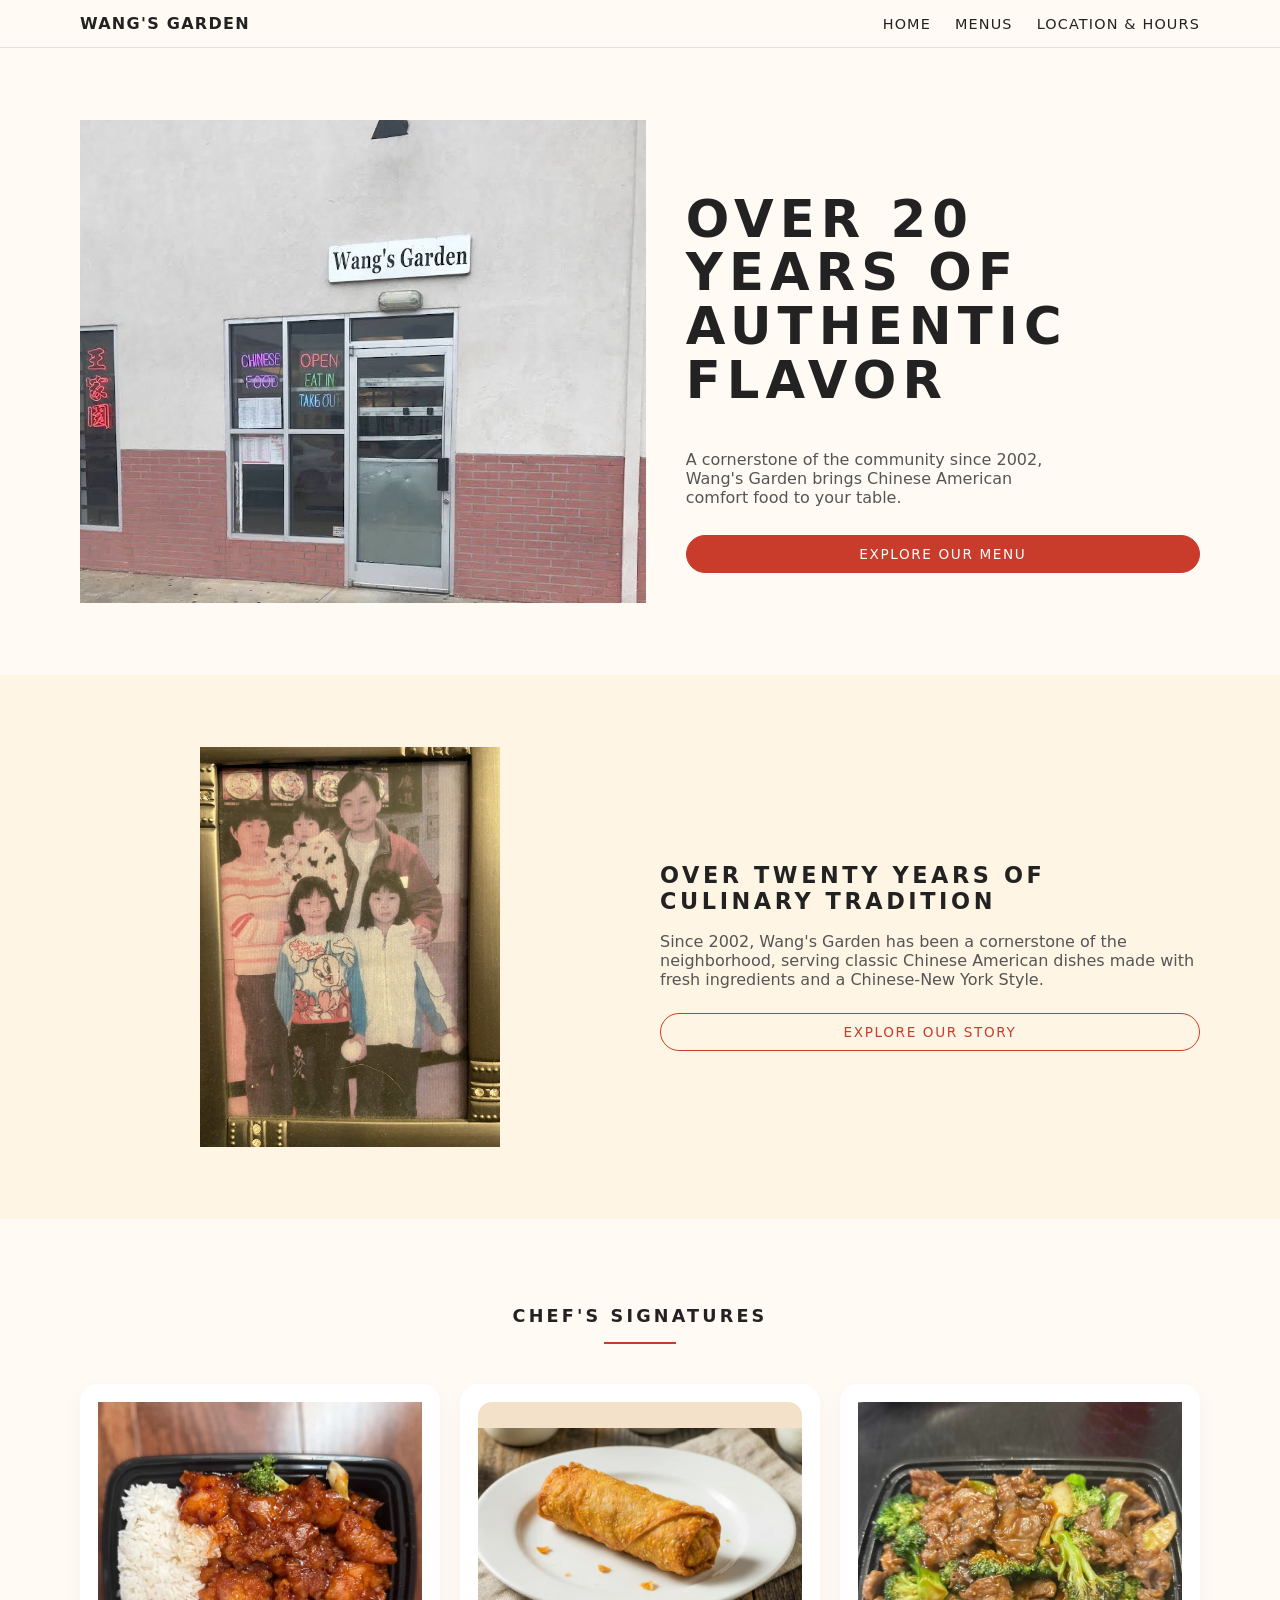
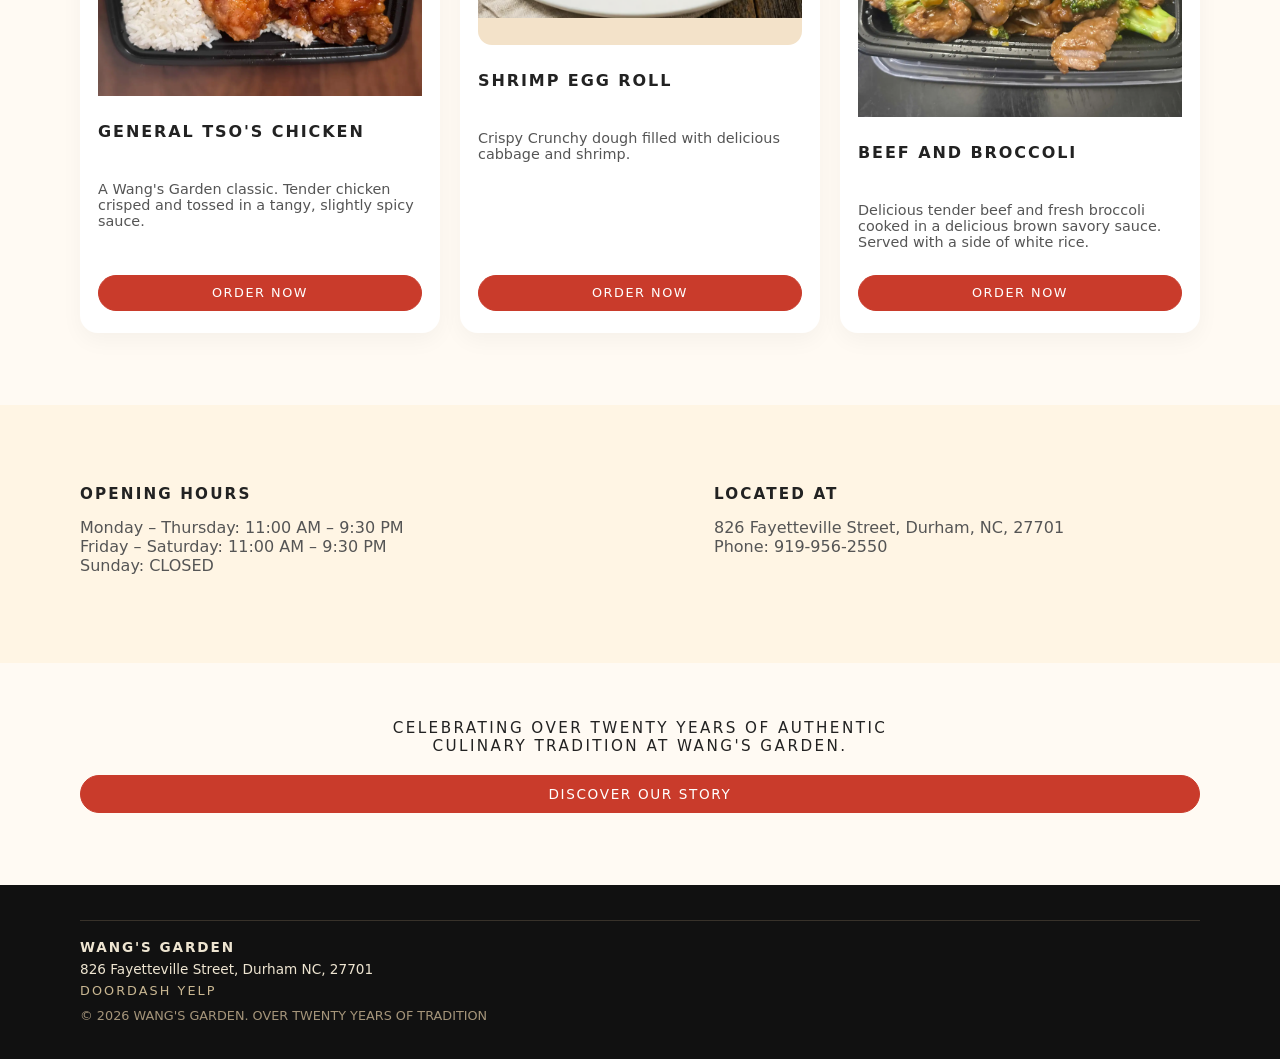
<file: index.html>
<!DOCTYPE html>
<html lang="en">
<head>
  <meta charset="UTF-8" />
  <meta name="keywords" content="Chinese food, Durham, American Chinese, local, Triangle area">
  <meta name="description" content="Local Chinese American Food in Durham, North Carolina">
  <meta name="viewport" content="width=device-width, initial-scale=1.0">
  <title>Wang's Garden - Chinese American Restaurant</title>
  <link rel="stylesheet" href="styles.css" />
</head>
<body>
  <div class="top-bar">
  <header class="site-header">
    <div class="container header-inner">
      <div class="logo">
        <a href="index.html">Wang's Garden</a>
      </div>
      <nav class="main-nav">
        <ul>
          <li><a href="index.html">Home</a></li>
          <li><a href="menu.html">Menus</a></li>
          <li><a href="https://www.yelp.com/biz/wangs-garden-durham">Location &amp; Hours</a></li>
        </ul>
      </nav>
    </div>
  </header>
  </div>

  <main id="home">
    <section class="biggen">
      <div class="container biggen-inner">
        <div class="biggen-image">
            <img src="storeFront.png" alt="Store Front">
        </div>
        <div class="biggen-content">
          <h1>OVER 20 YEARS OF<br>AUTHENTIC<br>FLAVOR</h1>
          <p>
            A cornerstone of the community since 2002, Wang's Garden brings
            Chinese American comfort food to your table.
          </p>
          <a href="menu.html" class="btn btn-primary">EXPLORE OUR MENU</a>
        </div>
      </div>
    </section>

    <section class="about" id="about">
      <div class="container about-inner">
        <div class="about-image">
          <img src="aboutimg.jpg" alt="storeFront">
        </div>
        <div class="about-content">
          <h2>OVER TWENTY YEARS OF CULINARY TRADITION</h2>
          <p>
            Since 2002, Wang's Garden has been a cornerstone of the neighborhood,
            serving classic Chinese American dishes made with fresh ingredients
            and a Chinese-New York Style.
          </p>
          <a href="about.html" class="btn btn-outline">EXPLORE OUR STORY</a>
        </div>
      </div>
    </section>

  
    <section class="featured" id="featured">
      <div class="container">
        <h2 class="section-title">CHEF'S SIGNATURES</h2>
        <div class="section-divider"></div>

        <div class="cards">
          <article class="card">
            <div class="card-image">
              <img src="genTso.png" alt="General Tso's Chicken">
            </div>
            <h3>GENERAL TSO'S CHICKEN</h3>
            <p>
              A Wang's Garden classic. Tender chicken crisped and tossed
              in a tangy, slightly spicy sauce.
            </p>
            <a href="menu.html" class="btn btn-primary btn-small">ORDER NOW</a>
          </article>

          <article class="card">
            <div class="card-image">
              <img src="eggRoll.png" alt="eggRoll">
            </div>
            <h3>Shrimp Egg Roll</h3>
            <p>
              Crispy Crunchy dough filled with delicious cabbage and shrimp.
            </p>
            <a href="menu.html" class="btn btn-primary btn-small">ORDER NOW</a>
          </article>

          <article class="card">
            <div class="card-image">
              <img src="beefBroc.png" alt="beef Brocoli">
            </div>
            <h3>Beef and Broccoli</h3>
            <p>
              Delicious tender beef and fresh broccoli cooked in a delicious brown savory sauce.  Served with a side of white rice.
            </p>
            <a href="menu.html" class="btn btn-primary btn-small">ORDER NOW</a>
          </article>
        </div>
      </div>
    </section>

    <section class="location-hours" id="location">
      <div class="container location-inner">
        <div class="hours">
          <h3>OPENING HOURS</h3>
          <p>
            Monday – Thursday: 11:00 AM – 9:30 PM<br>
            Friday – Saturday: 11:00 AM – 9:30 PM<br>
            Sunday: CLOSED
          </p>
        </div>
        <div class="location">
          <h3>LOCATED AT</h3>
          <p>
            826 Fayetteville Street, Durham, NC, 27701<br>
            Phone: 919-956-2550
          </p>
        </div>
      </div>
    </section>

    <section class="story-highlight" id="story">
      <div class="container story-inner">
        <p class="story-text">
          CELEBRATING OVER TWENTY YEARS OF AUTHENTIC CULINARY TRADITION AT WANG'S GARDEN.
        </p>
        <a href="about.html" class="btn btn-primary">DISCOVER OUR STORY</a>
      </div>
    </section>
  </main>

  <footer class="site-footer">
    <div class="container footer-inner">
      <div class="footer-top">
        <hr>
      </div>
      <div class="footer-main">
        <div class="footer-logo">Wang's Garden</div>
        <div class="footer-info">
          826 Fayetteville Street, Durham NC, 27701
        </div>
        <div class="footer-social">
          <a href = "https://www.doordash.com/store/35435636"> DOORDASH</a>
          <a href = "https://www.yelp.com/biz/wangs-garden-durham">YELP</a>
        </div>
      </div>
      <div class="footer-bottom">
        © 2026 WANG'S GARDEN. OVER TWENTY YEARS OF TRADITION
      </div>
    </div>
  </footer>
</body>
</html>
</file>
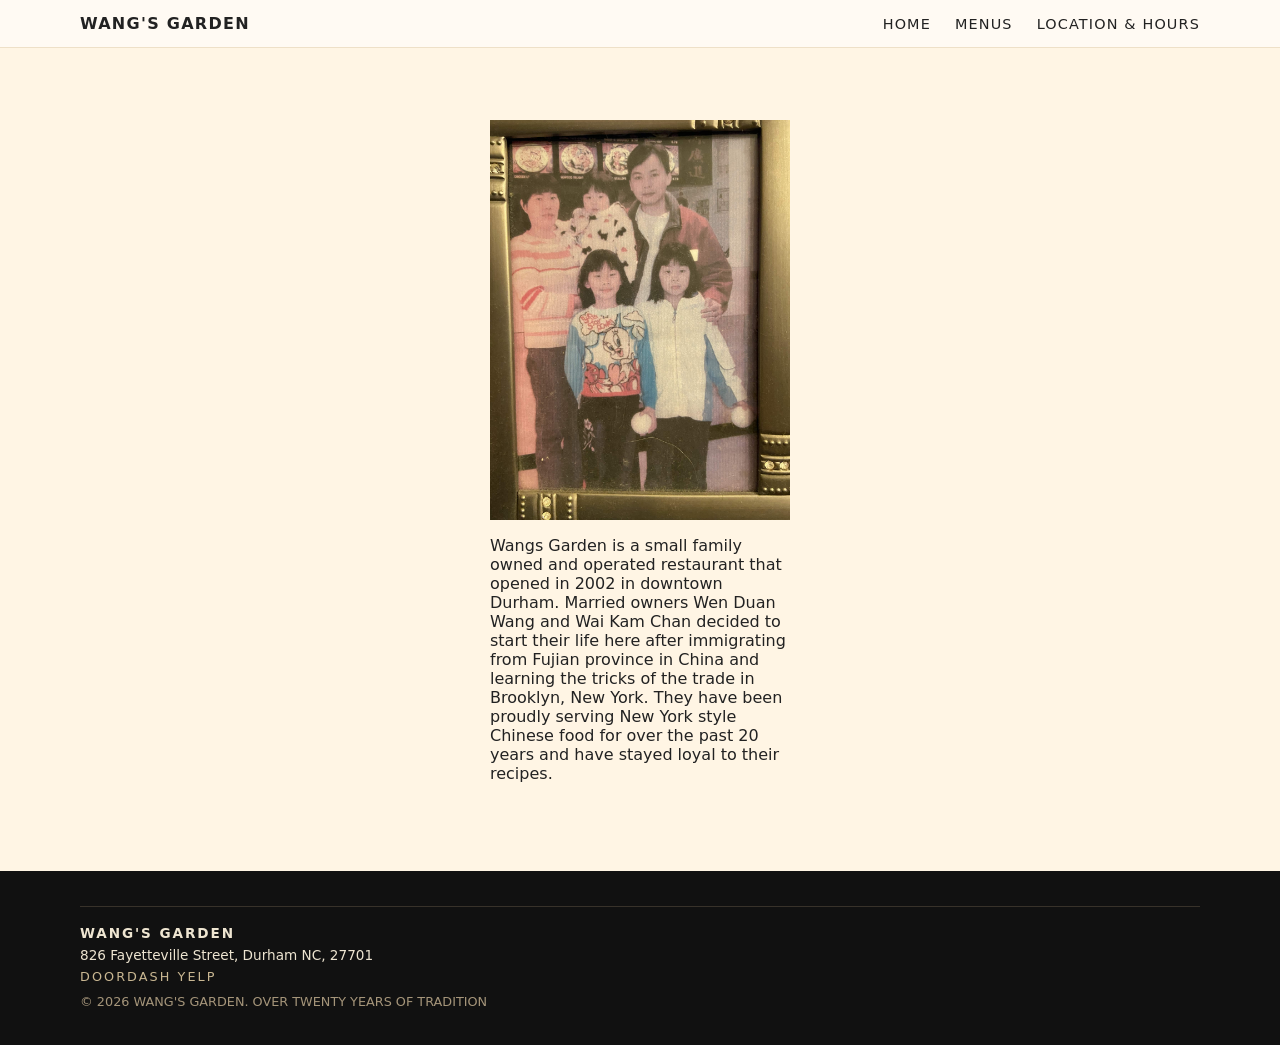
<file: about.html>
<!DOCTYPE html>
<html lang="en">
<head>
  <meta charset="UTF-8" />
  <meta name="viewport" content="width=device-width, initial-scale=1.0">
  <title>Wang's Garden – Chinese American Restaurant</title>
  <link rel="stylesheet" href="styles.css" />
</head>
<body>
  <div class="top-bar">
  <header class="site-header">
    <div class="container header-inner">
      <div class="logo">
        <a href="index.html">Wang's Garden</a>
      </div>
      <nav class="main-nav">
        <ul>
          <li><a href="index.html">Home</a></li>
          <li><a href="menu.html">Menus</a></li>
          <li><a href="https://www.yelp.com/biz/wangs-garden-durham">Location &amp; Hours</a></li>
        </ul>
      </nav>
    </div>
  </header>
  </div>


      <section class="about">
      <div class="about-image">
        <img src="aboutimg.jpg" alt="family" class="about-image">
          <p id = "aboutUS">Wangs Garden is a small family owned and operated restaurant that opened in 2002 in downtown Durham.  
        Married owners Wen Duan Wang and Wai Kam Chan decided to start their life here after immigrating from Fujian province
        in China and learning the tricks of the trade in Brooklyn, New York.  They have been proudly serving New York style Chinese
        food for over the past 20 years and have stayed loyal to their recipes.</p>
      </div>
      </section>
      <footer class="site-footer">
    <div class="container footer-inner">
      <div class="footer-top">
        <hr>
      </div>
      <div class="footer-main">
        <div class="footer-logo">Wang's Garden</div>
        <div class="footer-info">
          826 Fayetteville Street, Durham NC, 27701
        </div>
        <div class="footer-social">
          <a href = "https://www.doordash.com/store/35435636"> DOORDASH</a>
          <a href = "https://www.yelp.com/biz/wangs-garden-durham">YELP</a>
        </div>
      </div>
      <div class="footer-bottom">
        © 2026 WANG'S GARDEN. OVER TWENTY YEARS OF TRADITION
      </div>
    </div>
  </footer>
  </body>
  </html>
</file>
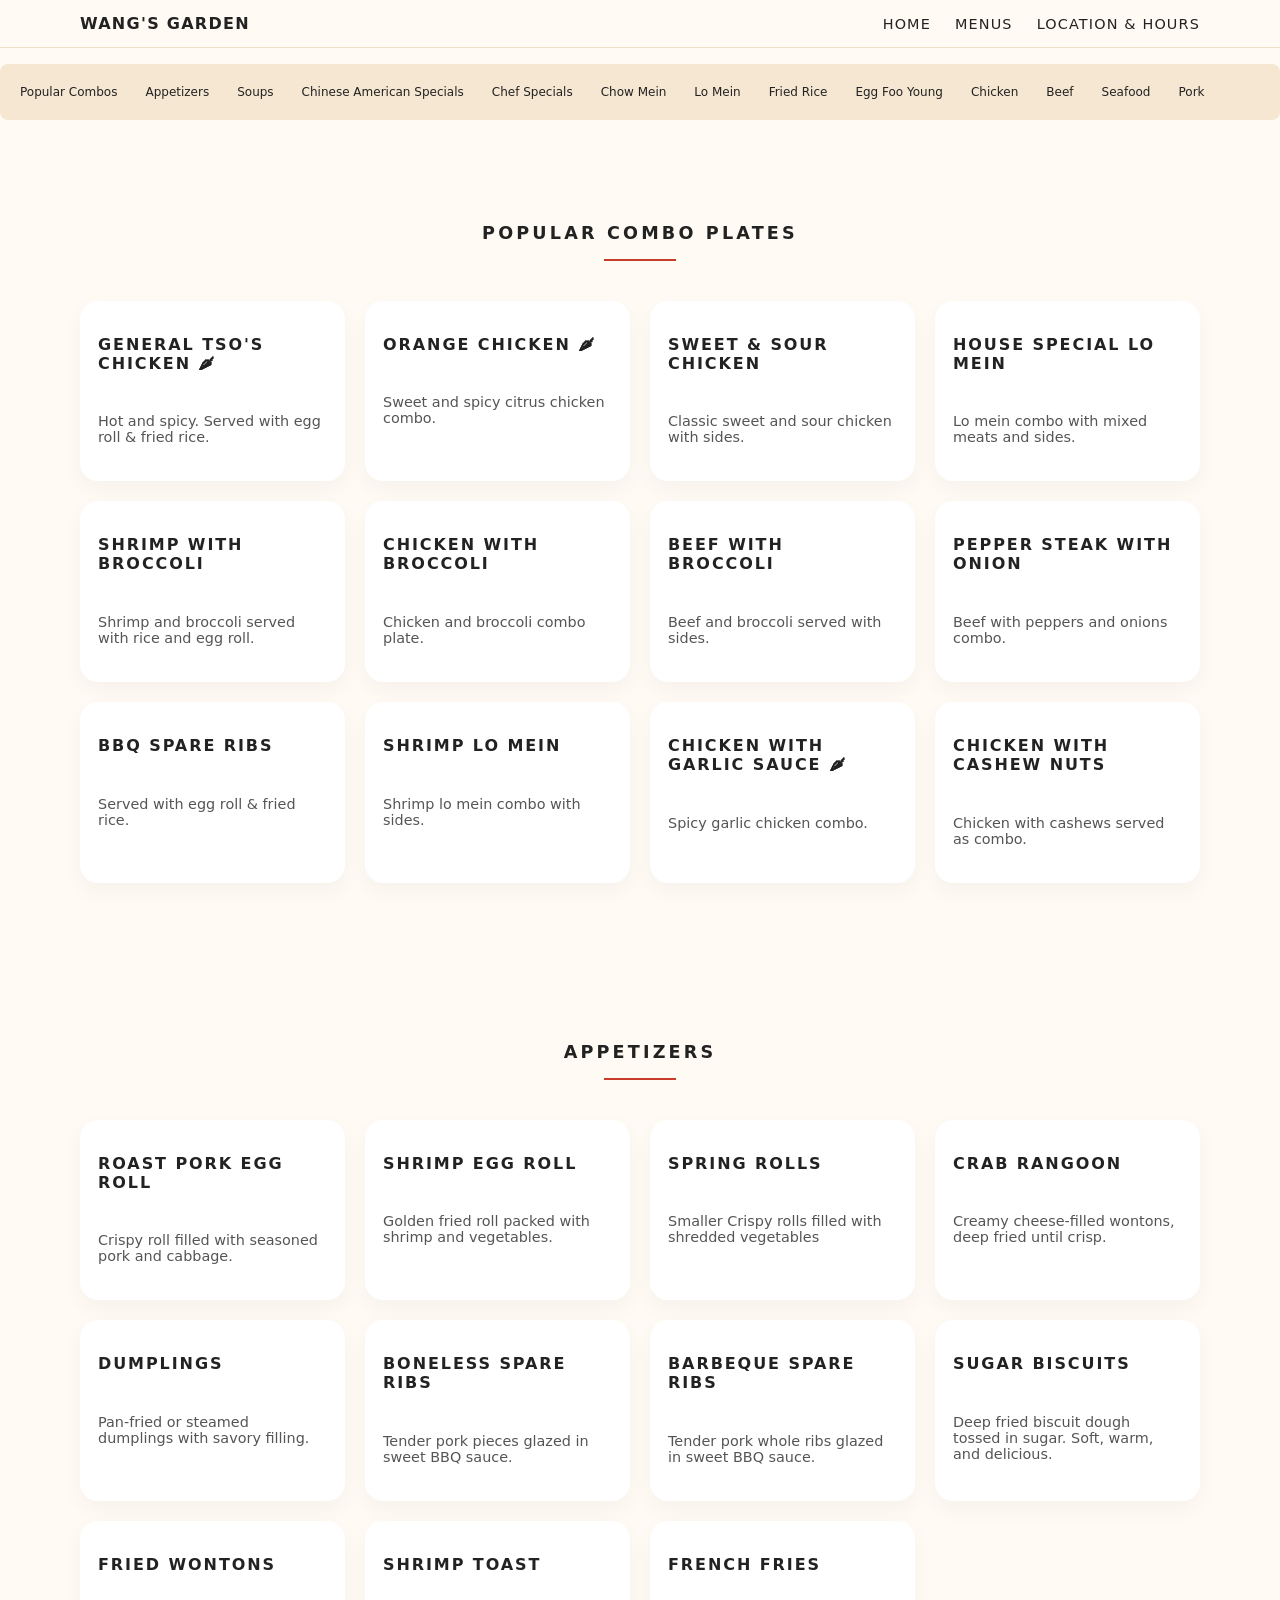
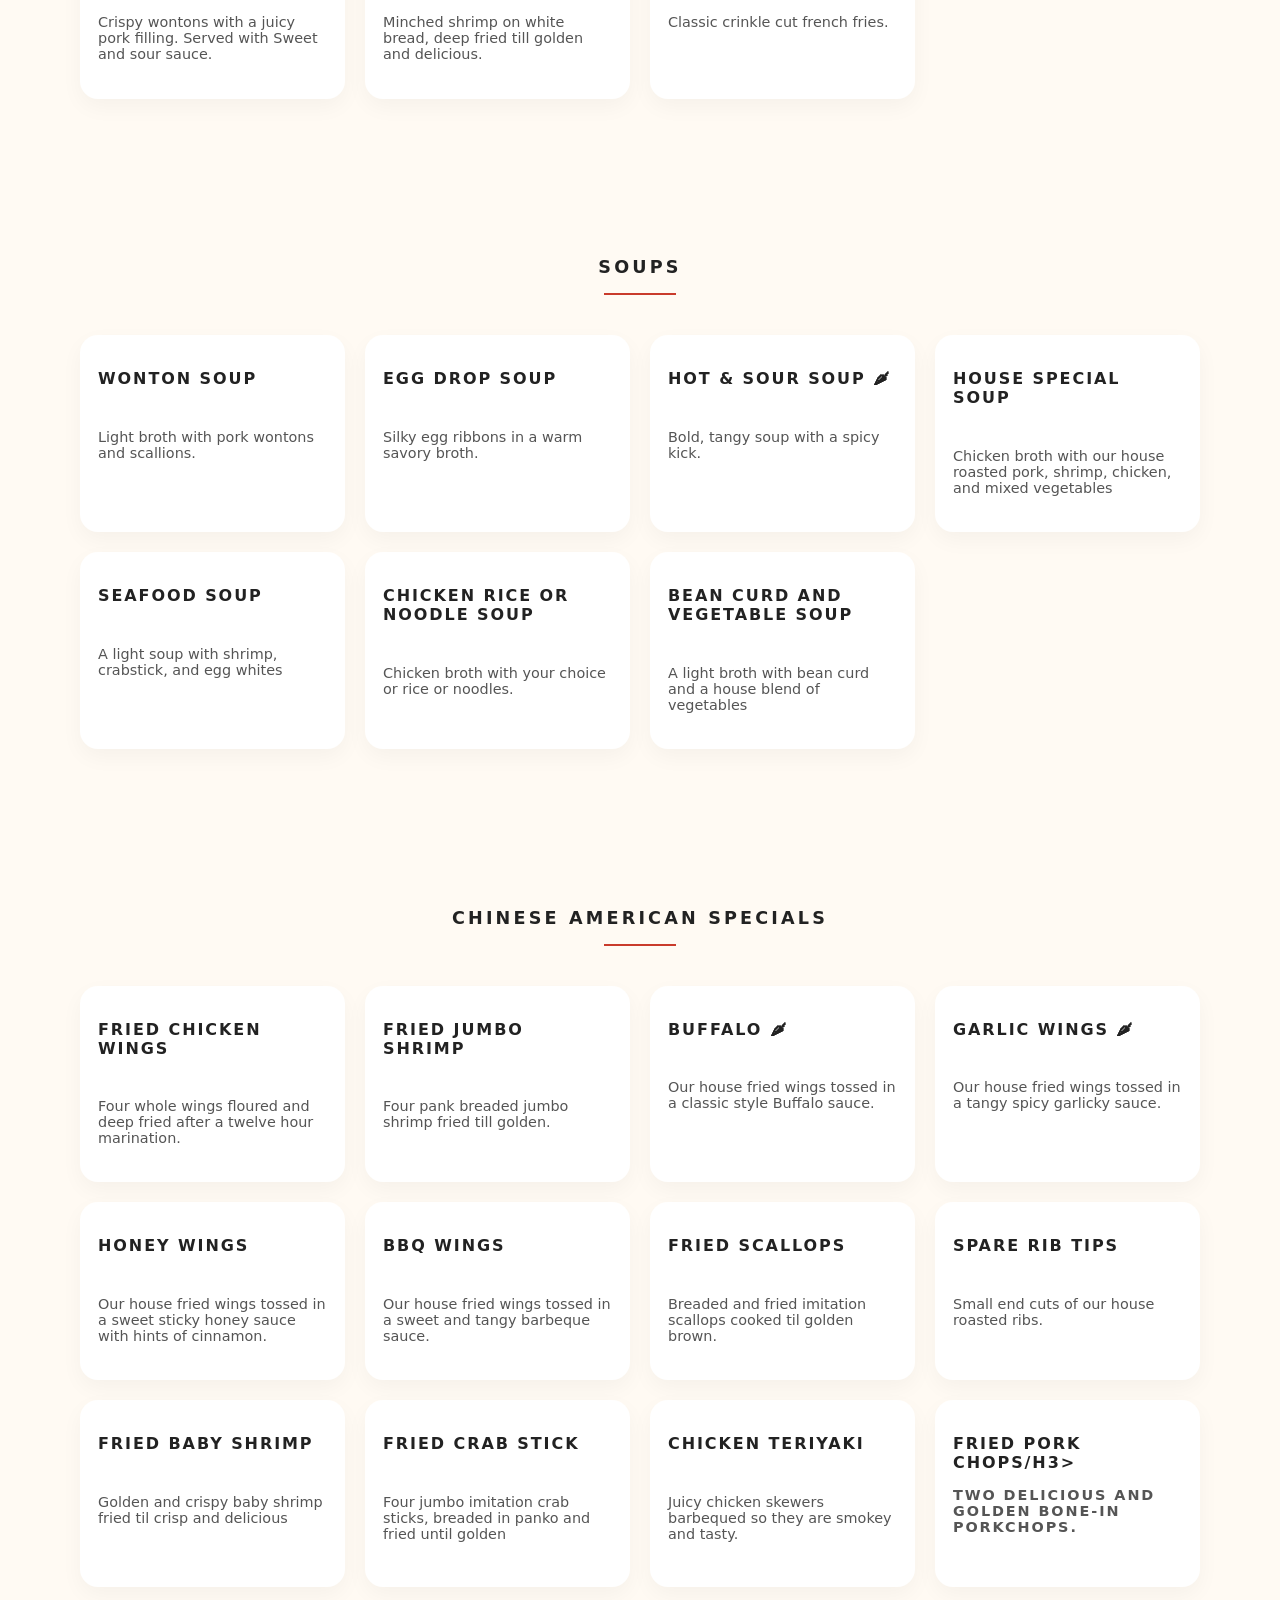
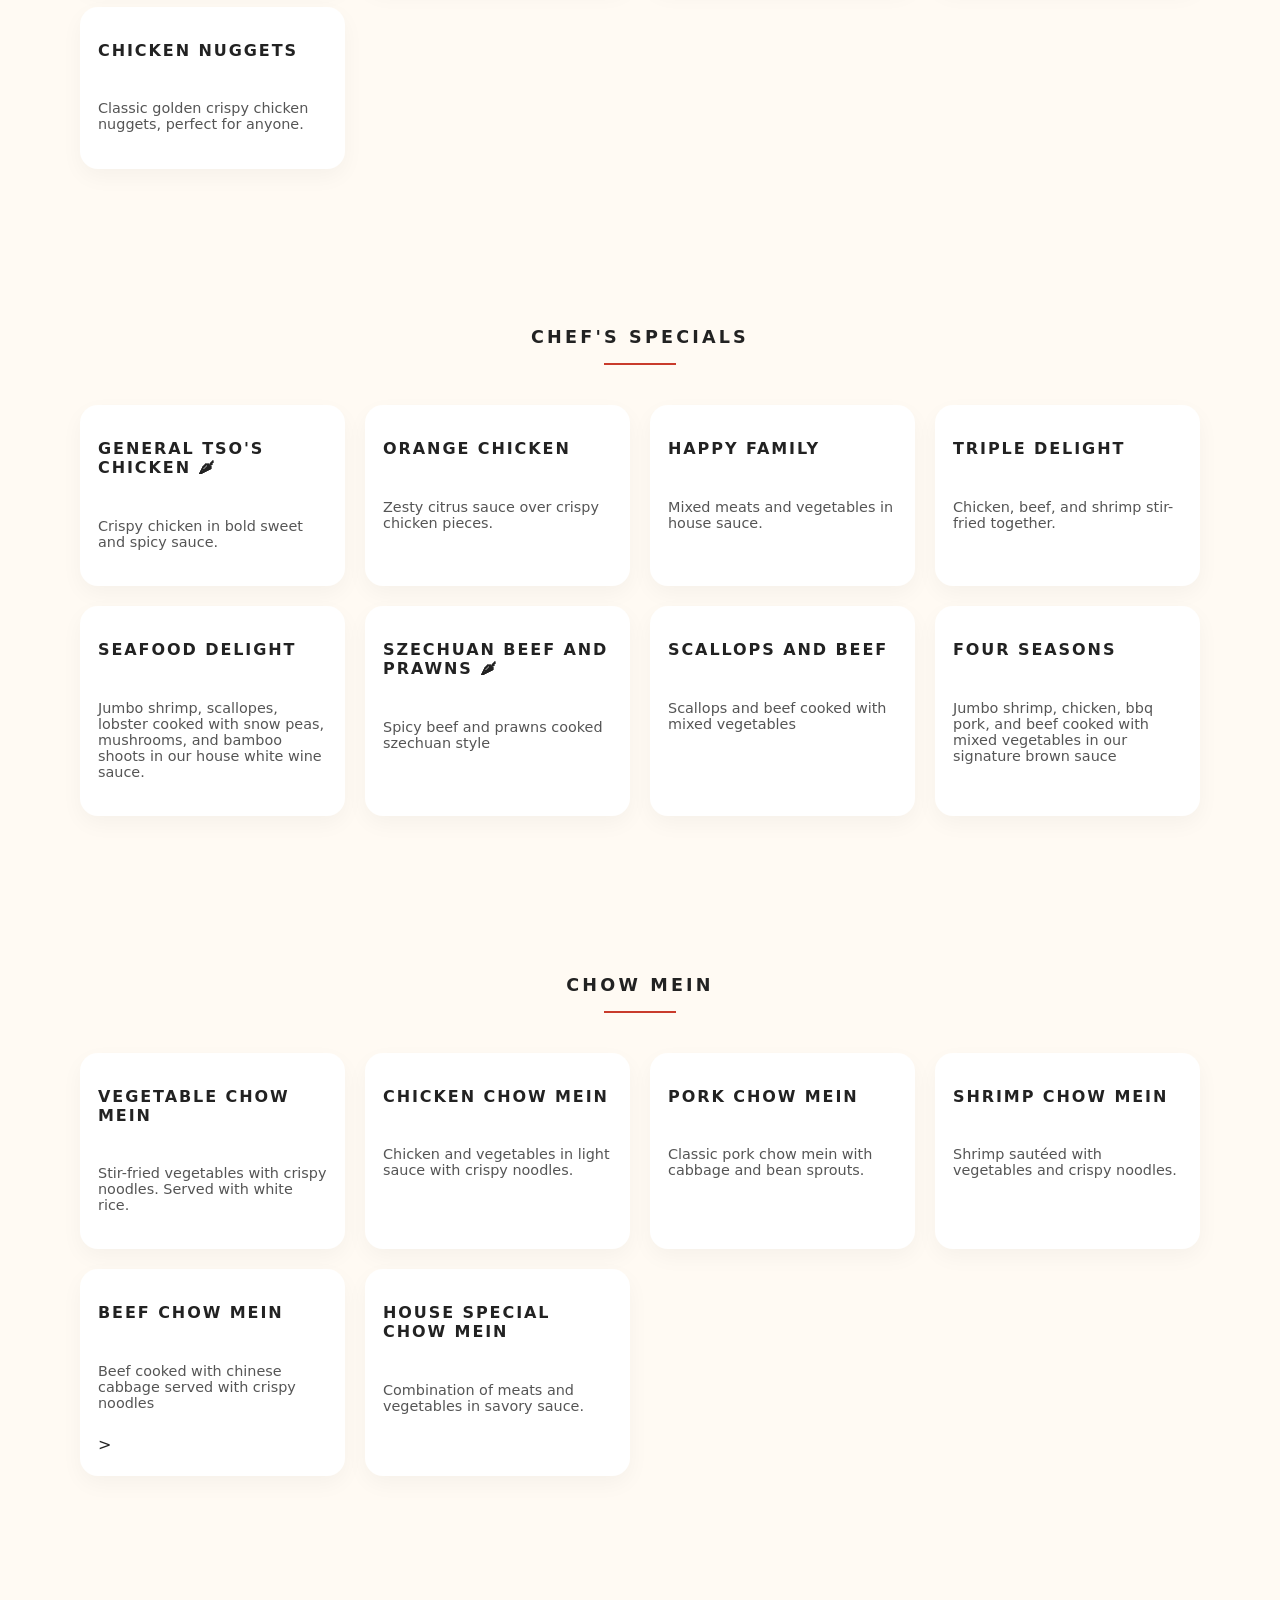
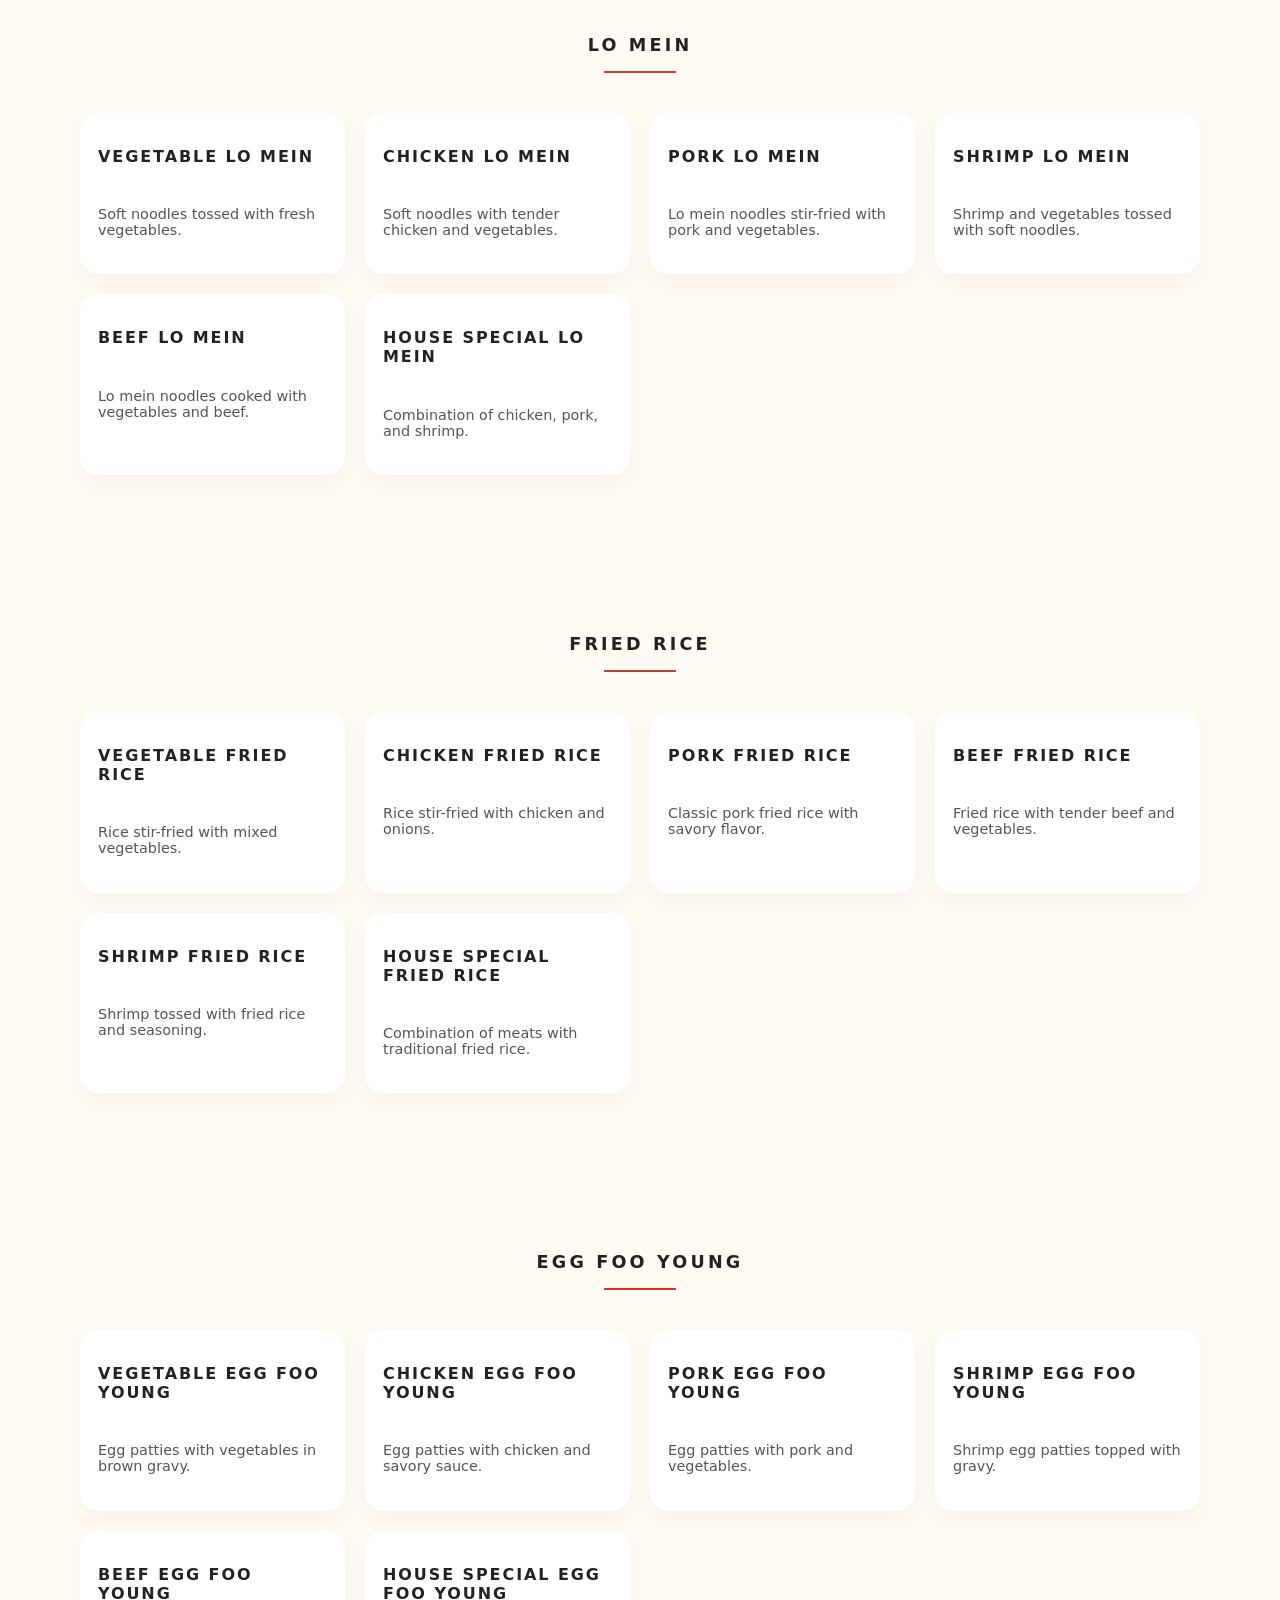
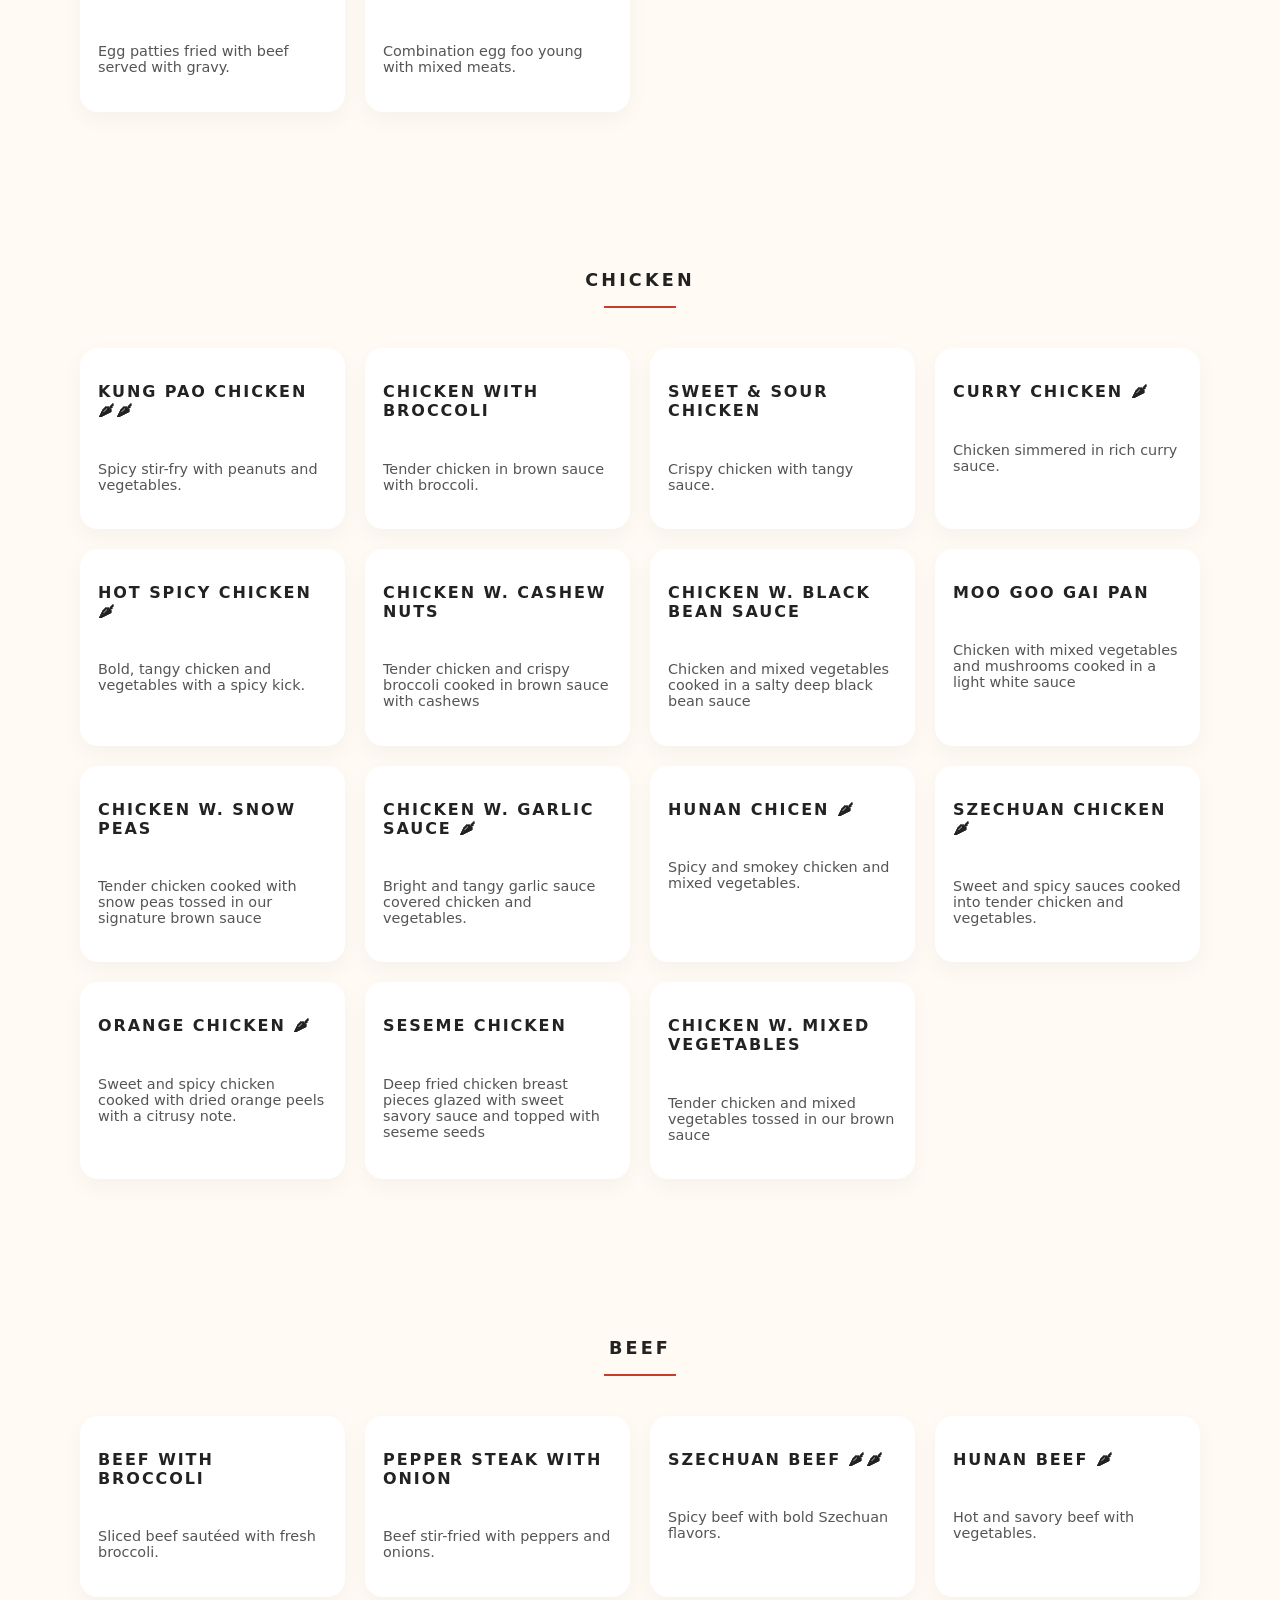
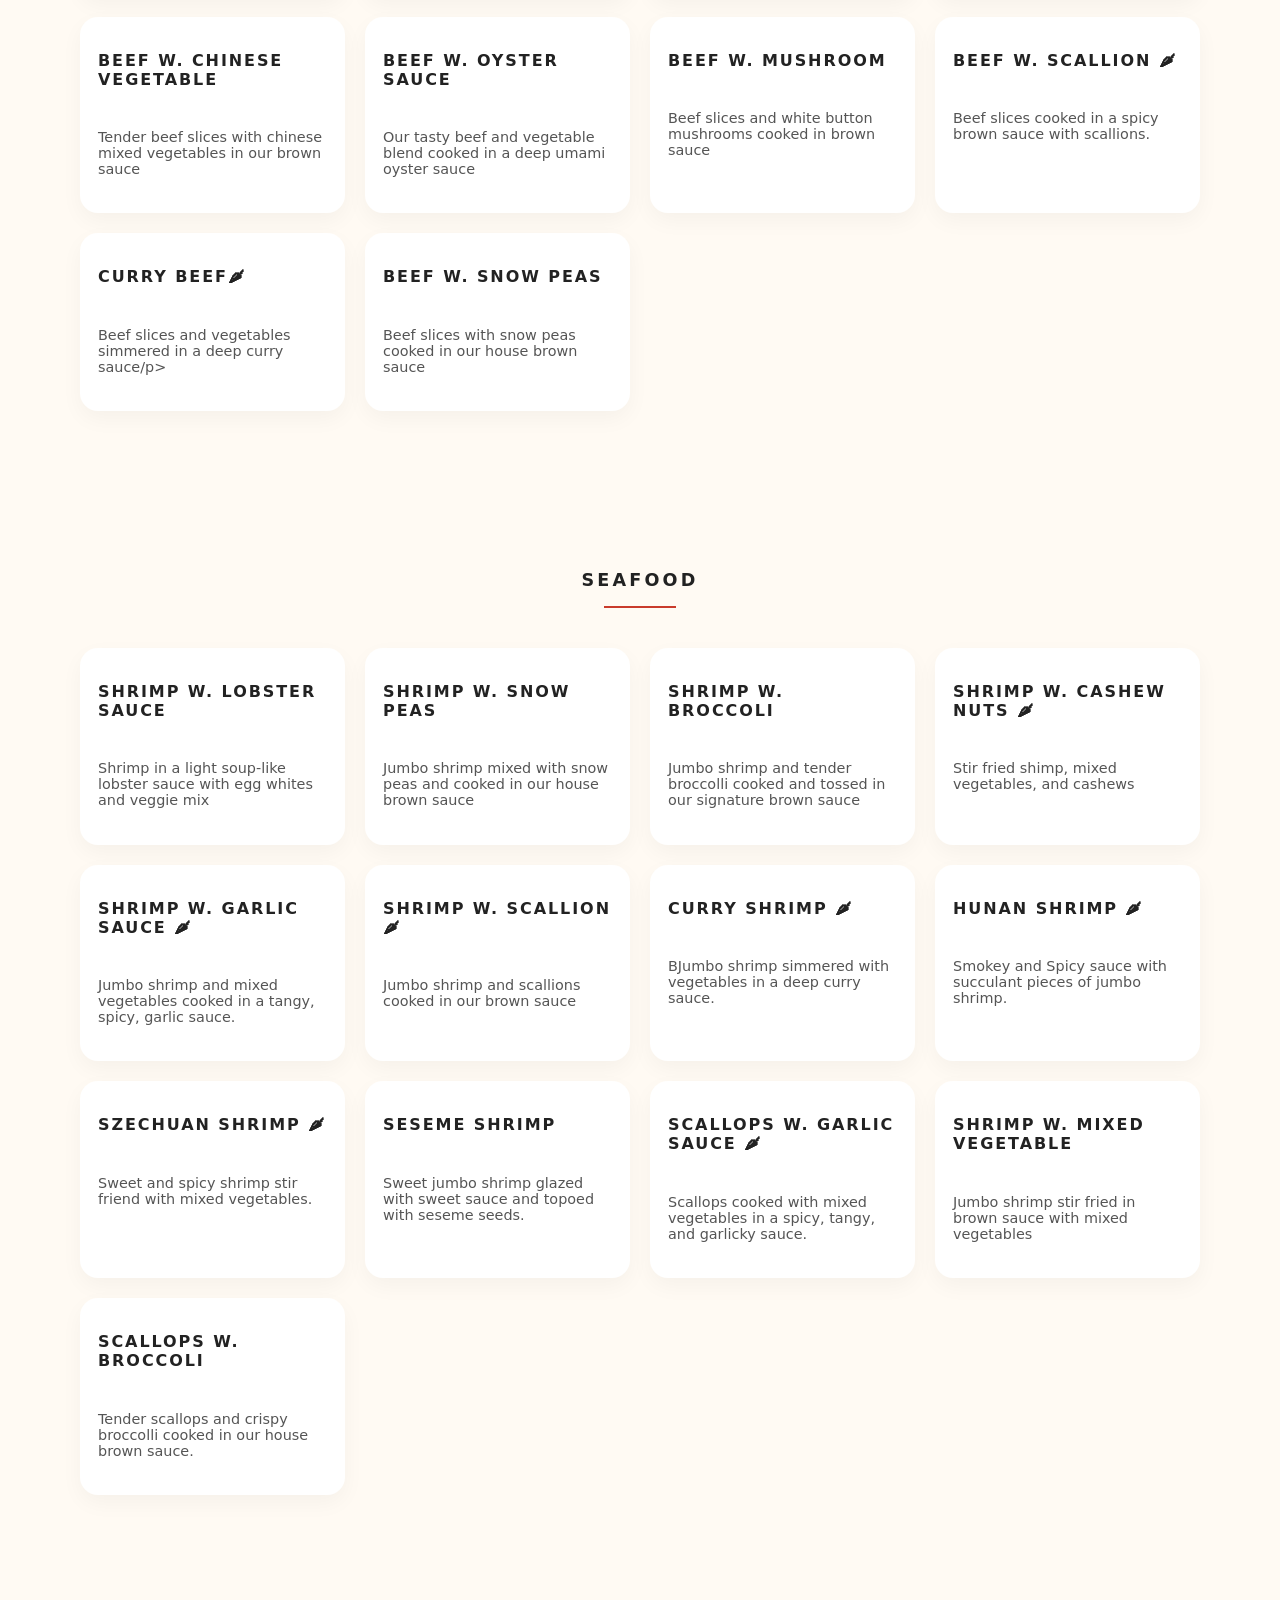
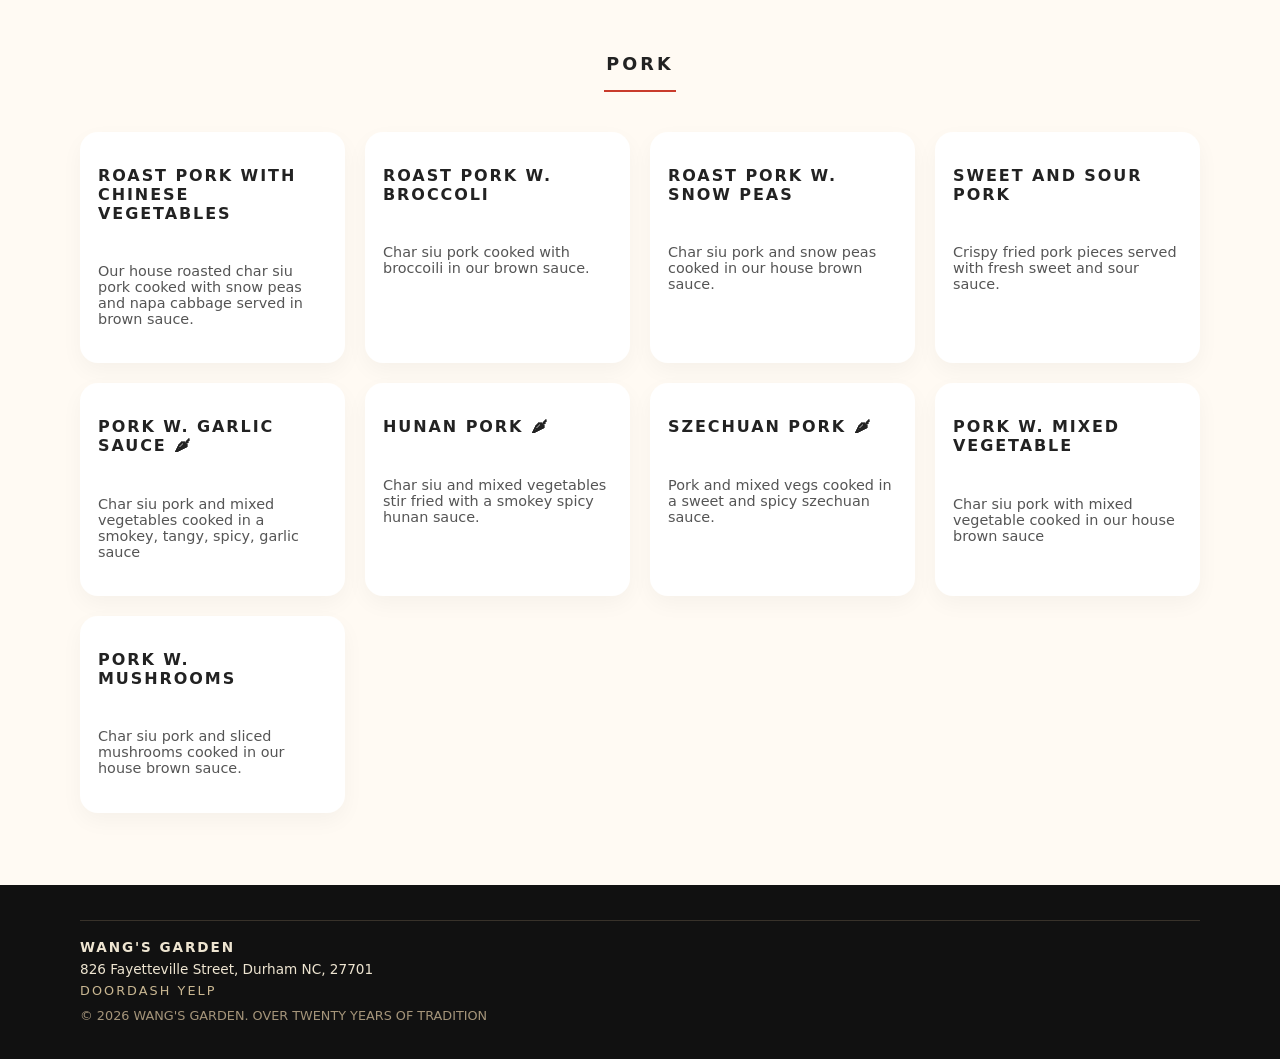
<file: menu.html>
<!DOCTYPE html>
<html lang = "en">
<head>
  <meta charset = "UTF-8" />
  <meta name="viewport" content="width=device-width, initial-scale=1.0">
  <title>Wang's Garden – Chinese American Restaurant</title>
  <link rel = "stylesheet" href = "styles.css" />
</head>
<body>
  <div class="top-bar">
  <header class="site-header">
    <div class="container header-inner">
      <div class="logo">
        <a href="index.html">Wang's Garden</a>
      </div>
      <nav class="main-nav">
        <ul>
          <li><a href="index.html">Home</a></li>
          <li><a href="menu.html">Menus</a></li>
          <li><a href="https://www.yelp.com/biz/wangs-garden-durham">Location &amp; Hours</a></li>
        </ul>
      </nav>
    </div>
  </header>
  </div>

    </header>

    <div id="subMenu">
      <ul class="menuList">
        <li><a href="#combos">Popular Combos</a></li>
        <li><a href="#appetizer">Appetizers</a></li>
        <li><a href="#soup">Soups</a></li>
        <li><a href="#american">Chinese American Specials</a></li>
        <li><a href="#specials">Chef Specials</a></li>
        <li><a href="#chowMein">Chow Mein</a></li>
        <li><a href="#loMein">Lo Mein</a></li>
        <li><a href="#friedRice">Fried Rice</a></li>
        <li><a href="#eggFooYoung">Egg Foo Young</a></li>
        <li><a href="#poultry">Chicken</a></li>
        <li><a href="#beef">Beef</a></li>
        <li><a href="#seafood">Seafood</a></li>
        <li><a href="#pork">Pork</a></li>
      </ul>
    </div>
  </div>
      
      <!-- SPECIAL COMBINATION PLATES -->
      <section id="combos" class="featured">
        <div class="container">
          <h2 class="section-title">Popular Combo Plates</h2>
          <div class="section-divider"></div>
          <div class="cards">
            <div class="card"><h3>General Tso's Chicken 🌶</h3><p>Hot and spicy. Served with egg roll & fried rice.</p></div>
            <div class="card"><h3>Orange Chicken 🌶</h3><p>Sweet and spicy citrus chicken combo.</p></div>
            <div class="card"><h3>Sweet & Sour Chicken</h3><p>Classic sweet and sour chicken with sides.</p></div>
            <div class="card"><h3>House Special Lo Mein</h3><p>Lo mein combo with mixed meats and sides.</p></div>
            <div class="card"><h3>Shrimp with Broccoli</h3><p>Shrimp and broccoli served with rice and egg roll.</p></div>
            <div class="card"><h3>Chicken with Broccoli</h3><p>Chicken and broccoli combo plate.</p></div>
            <div class="card"><h3>Beef with Broccoli</h3><p>Beef and broccoli served with sides.</p></div>
            <div class="card"><h3>Pepper Steak with Onion</h3><p>Beef with peppers and onions combo.</p></div>
            <div class="card"><h3>BBQ Spare Ribs</h3><p>Served with egg roll & fried rice.</p></div>
            <div class="card"><h3>Shrimp Lo Mein</h3><p>Shrimp lo mein combo with sides.</p></div>
            <div class="card"><h3>Chicken with Garlic Sauce 🌶</h3><p>Spicy garlic chicken combo.</p></div>
            <div class="card"><h3>Chicken with Cashew Nuts</h3><p>Chicken with cashews served as combo.</p></div>
          </div>
        </div>
      </section>

      <!-- APPETIZERS -->
      <section id="appetizer" class="featured">
        <div class="container">
          <h2 class="section-title">Appetizers</h2>
          <div class="section-divider"></div>
          <div class="cards">
            <div class="card"><h3>Roast Pork Egg Roll</h3><p>Crispy roll filled with seasoned pork and cabbage.</p></div>
            <div class="card"><h3>Shrimp Egg Roll</h3><p>Golden fried roll packed with shrimp and vegetables.</p></div>
            <div class="card"><h3>Spring Rolls</h3><p>Smaller Crispy rolls filled with shredded vegetables</p></div>
            <div class="card"><h3>Crab Rangoon</h3><p>Creamy cheese-filled wontons, deep fried until crisp.</p></div>
            <div class="card"><h3>Dumplings</h3><p>Pan-fried or steamed dumplings with savory filling.</p></div>
            <div class="card"><h3>Boneless Spare Ribs</h3><p>Tender pork pieces glazed in sweet BBQ sauce.</p></div>
            <div class="card"><h3>Barbeque Spare Ribs</h3><p>Tender pork whole ribs glazed in sweet BBQ sauce.</p></div>
            <div class="card"><h3>Sugar Biscuits</h3><p>Deep fried biscuit dough tossed in sugar.  Soft, warm, and delicious.</p></div>
            <div class="card"><h3>Fried Wontons</h3><p>Crispy wontons with a juicy pork filling. Served with Sweet and sour sauce.</p></div>
            <div class="card"><h3>Shrimp Toast</h3><p>Minched shrimp on white bread, deep fried till golden and delicious.</p></div>
            <div class="card"><h3>French Fries</h3><p>Classic crinkle cut french fries.</p></div>
          </div>
        </div>
      </section>
      
      <!-- SOUPS -->
      <section id="soup" class="featured">
        <div class="container">
          <h2 class="section-title">Soups</h2>
          <div class="section-divider"></div>
          <div class="cards">
            <div class="card"><h3>Wonton Soup</h3><p>Light broth with pork wontons and scallions.</p></div>
            <div class="card"><h3>Egg Drop Soup</h3><p>Silky egg ribbons in a warm savory broth.</p></div>
            <div class="card"><h3>Hot & Sour Soup 🌶</h3><p>Bold, tangy soup with a spicy kick.</p></div>
            <div class="card"><h3>House Special Soup</h3><p>Chicken broth with our house roasted pork, shrimp, chicken, and mixed vegetables</p></div>
            <div class="card"><h3>Seafood Soup</h3><p>A light soup with shrimp, crabstick, and egg whites</p></div>
            <div class="card"><h3>Chicken Rice or Noodle Soup</h3><p>Chicken broth with your choice or rice or noodles.</p></div>
            <div class="card"><h3>Bean Curd and Vegetable soup</h3><p>A light broth with bean curd and a house blend of vegetables</p></div>
          </div>
        </div>
      </section>
      
      <!-- American -->
      <section id="american" class="featured">
        <div class="container">
          <h2 class="section-title">Chinese American Specials</h2>
          <div class="section-divider"></div>
          <div class="cards">
            <div class="card"><h3>Fried Chicken Wings</h3><p>Four whole wings floured and deep fried after a twelve hour marination.</p></div>
            <div class="card"><h3>Fried Jumbo Shrimp</h3><p>Four pank breaded jumbo shrimp fried till golden. </p></div>
            <div class="card"><h3>Buffalo 🌶</h3><p>Our house fried wings tossed in a classic style Buffalo sauce.</p></div>
            <div class="card"><h3>Garlic Wings 🌶</h3><p>Our house fried wings tossed in a tangy spicy garlicky sauce.</p></div>
            <div class="card"><h3>Honey Wings</h3><p>Our house fried wings tossed in a sweet sticky honey sauce with hints of cinnamon.</p></div>
            <div class="card"><h3>BBQ Wings</h3><p>Our house fried wings tossed in a sweet and tangy barbeque sauce.</p></div>
            <div class="card"><h3>Fried Scallops</h3><p>Breaded and fried imitation scallops cooked til golden brown.</p></div>
            <div class="card"><h3>Spare Rib Tips</h3><p>Small end cuts of our house roasted ribs.</p></div>
            <div class="card"><h3>Fried Baby Shrimp</h3><p>Golden and crispy baby shrimp fried til crisp and delicious</p></div>
            <div class="card"><h3>Fried Crab stick</h3><p>Four jumbo imitation crab sticks, breaded in panko and fried until golden</p></div>
            <div class="card"><h3>Chicken Teriyaki</h3><p>Juicy chicken skewers barbequed so they are smokey and tasty.</p></div>
            <div class="card"><h3>Fried Pork Chops/h3><p>Two delicious and golden bone-in porkchops.</p></div>
            <div class="card"><h3>Chicken Nuggets</h3><p>Classic golden crispy chicken nuggets, perfect for anyone.</p></div>
        </div>
        </div>
      </section>

      
      <!-- CHEF SPECIALS -->
      <section id="specials" class="featured">
        <div class="container">
          <h2 class="section-title">Chef's Specials</h2>
          <div class="section-divider"></div>
          <div class="cards">
            <div class="card"><h3>General Tso's Chicken 🌶</h3><p>Crispy chicken in bold sweet and spicy sauce.</p></div>
            <div class="card"><h3>Orange Chicken</h3><p>Zesty citrus sauce over crispy chicken pieces.</p></div>
            <div class="card"><h3>Happy Family</h3><p>Mixed meats and vegetables in house sauce.</p></div>
            <div class="card"><h3>Triple Delight</h3><p>Chicken, beef, and shrimp stir-fried together.</p></div>
            <div class="card"><h3>Seafood Delight</h3><p>Jumbo shrimp, scallopes, lobster cooked with snow peas, 
              mushrooms, and bamboo shoots in our house white wine sauce.</p></div>
            <div class="card"><h3>Szechuan Beef and Prawns 🌶</h3><p>Spicy beef and prawns cooked szechuan style</p></div>
            <div class="card"><h3>Scallops and Beef</h3><p>Scallops and beef cooked with mixed vegetables</p></div>
            <div class="card"><h3>Four Seasons</h3><p>Jumbo shrimp, chicken, bbq pork, and beef cooked with mixed vegetables in our 
              signature brown sauce</p></div>
          </div>
        </div>
      </section>

      <!-- CHOW MEIN -->
      <section id="chowMein" class="featured">
        <div class="container">
          <h2 class="section-title">Chow Mein</h2>
          <div class="section-divider"></div>
            <div class="cards">
            <div class="card"><h3>Vegetable Chow Mein</h3><p>Stir-fried vegetables with crispy noodles. Served with white rice.</p></div>
            <div class="card"><h3>Chicken Chow Mein</h3><p>Chicken and vegetables in light sauce with crispy noodles.</p></div>
            <div class="card"><h3>Pork Chow Mein</h3><p>Classic pork chow mein with cabbage and bean sprouts.</p></div>
            <div class="card"><h3>Shrimp Chow Mein</h3><p>Shrimp sautéed with vegetables and crispy noodles.</p></div>
            <div class="card"><h3>Beef Chow Mein</h3><p>Beef cooked with chinese cabbage served with crispy noodles</p>></div>
            <div class="card"><h3>House Special Chow Mein</h3><p>Combination of meats and vegetables in savory sauce.</p></div>
          </div>
        </div>
      </section>

      <!-- LO MEIN -->
      <section id="loMein" class="featured">
      <div class="container">
        <h2 class="section-title">Lo Mein</h2>
        <div class="section-divider"></div>
          <div class="cards">
            <div class="card"><h3>Vegetable Lo Mein</h3><p>Soft noodles tossed with fresh vegetables.</p></div>
            <div class="card"><h3>Chicken Lo Mein</h3><p>Soft noodles with tender chicken and vegetables.</p></div>
            <div class="card"><h3>Pork Lo Mein</h3><p>Lo mein noodles stir-fried with pork and vegetables.</p></div>
            <div class="card"><h3>Shrimp Lo Mein</h3><p>Shrimp and vegetables tossed with soft noodles.</p></div>
            <div class="card"><h3>Beef Lo Mein</h3><p>Lo mein noodles cooked with vegetables and beef.</p></div>
            <div class="card"><h3>House Special Lo Mein</h3><p>Combination of chicken, pork, and shrimp.</p></div>
          </div>
        </div>
      </section>

      <!-- FRIED RICE -->
      <section id="friedRice" class="featured">
        <div class="container">
         <h2 class="section-title">Fried Rice</h2>
         <div class="section-divider"></div>
         <div class="cards">
            <div class="card"><h3>Vegetable Fried Rice</h3><p>Rice stir-fried with mixed vegetables.</p></div>
           <div class="card"><h3>Chicken Fried Rice</h3><p>Rice stir-fried with chicken and onions.</p></div>
            <div class="card"><h3>Pork Fried Rice</h3><p>Classic pork fried rice with savory flavor.</p></div>
            <div class="card"><h3>Beef Fried Rice</h3><p>Fried rice with tender beef and vegetables.</p></div>
            <div class="card"><h3>Shrimp Fried Rice</h3><p>Shrimp tossed with fried rice and seasoning.</p></div>
            <div class="card"><h3>House Special Fried Rice</h3><p>Combination of meats with traditional fried rice.</p></div>
          </div>
        </div>
      </section>

      <!-- EGG FOO YOUNG -->
      <section id="eggFooYoung" class="featured">
        <div class="container">
        <h2 class="section-title">Egg Foo Young</h2>
          <div class="section-divider"></div>
          <div class="cards">
            <div class="card"><h3>Vegetable Egg Foo Young</h3><p>Egg patties with vegetables in brown gravy.</p></div>
            <div class="card"><h3>Chicken Egg Foo Young</h3><p>Egg patties with chicken and savory sauce.</p></div>
            <div class="card"><h3>Pork Egg Foo Young</h3><p>Egg patties with pork and vegetables.</p></div>
            <div class="card"><h3>Shrimp Egg Foo Young</h3><p>Shrimp egg patties topped with gravy.</p></div>
            <div class="card"><h3>Beef Egg Foo Young</h3><p>Egg patties fried with beef served with gravy.</p></div>
            <div class="card"><h3>House Special Egg Foo Young</h3><p>Combination egg foo young with mixed meats.</p></div>
          </div>
        </div>
      </section>
      
      <!-- CHICKEN -->
      <section id="poultry" class="featured">
        <div class="container">
          <h2 class="section-title">Chicken</h2>
          <div class="section-divider"></div>
          <div class="cards">
            <div class="card"><h3>Kung Pao Chicken 🌶🌶</h3><p>Spicy stir-fry with peanuts and vegetables.</p></div>
            <div class="card"><h3>Chicken with Broccoli</h3><p>Tender chicken in brown sauce with broccoli.</p></div>
            <div class="card"><h3>Sweet & Sour Chicken</h3><p>Crispy chicken with tangy sauce.</p></div>
            <div class="card"><h3>Curry Chicken 🌶</h3><p>Chicken simmered in rich curry sauce.</p></div>
            <div class="card"><h3>Hot Spicy Chicken 🌶</h3><p>Bold, tangy chicken and vegetables with a spicy kick.</p></div>
            <div class="card"><h3>Chicken w. Cashew Nuts</h3><p>Tender chicken and crispy broccoli cooked in brown sauce with cashews</p></div>
            <div class="card"><h3>Chicken w. Black Bean sauce</h3><p>Chicken and mixed vegetables cooked in a salty deep black bean sauce</p></div>
            <div class="card"><h3>Moo Goo Gai Pan</h3><p>Chicken with mixed vegetables and mushrooms cooked in a light white sauce</p></div>
            <div class="card"><h3>Chicken w. Snow Peas</h3><p>Tender chicken cooked with snow peas tossed in our signature brown sauce</p></div>
            <div class="card"><h3>Chicken w. Garlic sauce 🌶</h3><p>Bright and tangy garlic sauce covered chicken and vegetables.</p></div>
            <div class="card"><h3>Hunan Chicen 🌶</h3><p>Spicy and smokey chicken and mixed vegetables.</p></div>
            <div class="card"><h3>Szechuan Chicken 🌶</h3><p>Sweet and spicy sauces cooked into tender chicken and vegetables.</p></div>
            <div class="card"><h3>Orange Chicken 🌶</h3><p>Sweet and spicy chicken cooked with dried orange peels with a citrusy note.</p></div>
            <div class="card"><h3>Seseme Chicken</h3><p>Deep fried chicken breast pieces glazed with sweet savory sauce and topped with 
              seseme seeds</p></div>
            <div class="card"><h3>Chicken w. Mixed Vegetables</h3><p>Tender chicken and mixed vegetables tossed in our brown sauce</p></div>
          </div>
        </div>
      </section>
      
      <!-- BEEF -->
      <section id="beef" class="featured">
        <div class="container">
          <h2 class="section-title">Beef</h2>
          <div class="section-divider"></div>
          <div class="cards">
            <div class="card"><h3>Beef with Broccoli</h3><p>Sliced beef sautéed with fresh broccoli.</p></div>
            <div class="card"><h3>Pepper Steak with Onion</h3><p>Beef stir-fried with peppers and onions.</p></div>
            <div class="card"><h3>Szechuan Beef 🌶🌶</h3><p>Spicy beef with bold Szechuan flavors.</p></div>
            <div class="card"><h3>Hunan Beef 🌶</h3><p>Hot and savory beef with vegetables.</p></div>
            <div class="card"><h3>Beef w. Chinese Vegetable</h3><p>Tender beef slices with chinese mixed vegetables in our brown sauce</p></div>
            <div class="card"><h3>Beef w. Oyster Sauce</h3><p>Our tasty beef and vegetable blend cooked in a deep umami oyster sauce</p></div>
            <div class="card"><h3>Beef w. Mushroom</h3><p>Beef slices and white button mushrooms cooked in brown sauce</p></div>
            <div class="card"><h3>Beef w. SCallion 🌶</h3><p>Beef slices cooked in a spicy brown sauce with scallions.</p></div>
            <div class="card"><h3>Curry Beef🌶</h3><p>Beef slices and vegetables simmered in a deep curry sauce/p></div>
            <div class="card"><h3>Beef w. Snow Peas</h3><p>Beef slices with snow peas cooked in our house brown sauce</p></div>
          </div>
        </div>
      </section>

      <!-- SEAFOOD -->
      <section id="seafood" class="featured">
        <div class="container">
          <h2 class="section-title">Seafood</h2>
          <div class="section-divider"></div>
          <div class="cards">
            <div class="card"><h3>Shrimp w. Lobster Sauce</h3><p>Shrimp in a light soup-like lobster sauce with egg whites and veggie mix</p></div>
            <div class="card"><h3>Shrimp w. Snow Peas</h3><p>Jumbo shrimp mixed with snow peas and cooked in our house brown sauce</p></div>
            <div class="card"><h3>Shrimp w. Broccoli</h3><p>Jumbo shrimp and tender broccolli cooked and tossed in our signature brown sauce</p></div>
            <div class="card"><h3>Shrimp w. Cashew Nuts 🌶</h3><p>Stir fried shimp, mixed vegetables, and cashews</p></div>
            <div class="card"><h3>Shrimp w. Garlic Sauce 🌶</h3><p>Jumbo shrimp and mixed vegetables cooked in a tangy, spicy, garlic sauce.</p></div>
            <div class="card"><h3>Shrimp w. Scallion 🌶</h3><p>Jumbo shrimp and scallions cooked in our brown sauce</p></div>
            <div class="card"><h3>Curry Shrimp 🌶</h3><p>BJumbo shrimp simmered with vegetables in a deep curry sauce.</p></div>
            <div class="card"><h3>Hunan Shrimp 🌶</h3><p>Smokey and Spicy sauce with succulant pieces of jumbo shrimp.</p></div>
            <div class="card"><h3>Szechuan Shrimp 🌶</h3><p>Sweet and spicy shrimp stir friend with mixed vegetables.</p></div>
            <div class="card"><h3>Seseme Shrimp</h3><p>Sweet jumbo shrimp glazed with sweet sauce and topoed with seseme seeds.</p></div>
            <div class="card"><h3>Scallops w. Garlic Sauce 🌶</h3><p>Scallops cooked with mixed vegetables in a spicy, tangy, and garlicky sauce.</p></div>
            <div class="card"><h3>Shrimp w. Mixed Vegetable</h3><p>Jumbo shrimp stir fried in brown sauce with mixed vegetables</p></div>
            <div class="card"><h3>Scallops w. Broccoli</h3><p>Tender scallops and crispy broccolli cooked in our house brown sauce.</p></div>
          </div>
        </div>
      </section>

      <!-- PORK -->
      <section id="pork" class="featured">
        <div class="container">
          <h2 class="section-title">Pork</h2>
          <div class="section-divider"></div>
          <div class="cards">
              <div class="card"><h3>Roast Pork with Chinese Vegetables</h3><p>Our house roasted char siu pork cooked with snow peas
                and napa cabbage served in brown sauce.</p></div>
              <div class="card"><h3>Roast Pork w. Broccoli</h3><p>Char siu pork cooked with broccoili in our brown sauce.</p></div>
              <div class="card"><h3>Roast Pork w. Snow Peas</h3><p>Char siu pork and snow peas cooked in our house brown sauce.</p></div>
              <div class="card"><h3>Sweet and Sour Pork</h3><p>Crispy fried pork pieces served with fresh sweet and sour sauce.</p></div>
              <div class="card"><h3>Pork w. Garlic Sauce 🌶</h3><p>Char siu pork and mixed vegetables cooked in a smokey, tangy, spicy, garlic sauce</p></div>
              <div class="card"><h3>Hunan Pork 🌶</h3><p>Char siu and mixed vegetables stir fried with a smokey spicy hunan sauce.</p></div>
              <div class="card"><h3>Szechuan Pork 🌶</h3><p>Pork and mixed vegs cooked in a sweet and spicy szechuan sauce.</p></div>
              <div class="card"><h3>Pork w. Mixed Vegetable</h3><p>Char siu pork with mixed vegetable cooked in our house brown sauce</p></div>
              <div class="card"><h3>Pork w. Mushrooms</h3><p>Char siu pork and sliced mushrooms cooked in our house brown sauce.</p></div>
          </div>
        </div>
      </section>
      <footer class="site-footer">
    <div class="container footer-inner">
      <div class="footer-top">
        <hr>
      </div>
      <div class="footer-main">
        <div class="footer-logo">Wang's Garden</div>
        <div class="footer-info">
          826 Fayetteville Street, Durham NC, 27701
        </div>
        <div class="footer-social">
          <a href = "https://www.doordash.com/store/35435636"> DOORDASH</a>
          <a href = "https://www.yelp.com/biz/wangs-garden-durham">YELP</a>
        </div>
      </div>
      <div class="footer-bottom">
        © 2026 WANG'S GARDEN. OVER TWENTY YEARS OF TRADITION
      </div>
    </div>
  </footer>
    </body>
    
</html>
</file>
<file: styles.css>
/* Base */
*,
*::before,
*::after {
  box-sizing: border-box;
}

body {
  margin: 0;
  font-family: system-ui, -apple-system, BlinkMacSystemFont, "Segoe UI", sans-serif;
  color: #222;
  background: #fffaf3;
}

img {
  max-width: 100%;
  display: block;
}

a {
  text-decoration: none;
  color: inherit;
}

.container {
  width: min(1120px, 100% - 32px);
  margin: 0 auto;
}

.site-header {
  z-index: 10;
  background: rgba(255, 250, 243, 0.95);
  backdrop-filter: blur(10px);
  border-bottom: 1px solid #eee0c8;
}

.header-inner {
  display: flex;
  align-items: center;
  justify-content: space-between;
  padding: 14px 0;
}

.logo a {
  font-weight: 700;
  letter-spacing: 0.08em;
  text-transform: uppercase;
}

.main-nav ul {
  list-style: none;
  display: flex;
  gap: 24px;
  padding: 0;
  margin: 0;
}

.main-nav a {
  font-size: 0.9rem;
  letter-spacing: 0.08em;
  text-transform: uppercase;
  padding-bottom: 2px;
  border-bottom: 2px solid transparent;
}

.main-nav a:hover {
  border-color: #c93b2b;
}

.btn {
  display: inline-block;
  padding: 10px 24px;
  border-radius: 999px;
  font-size: 0.85rem;
  letter-spacing: 0.12em;
  text-transform: uppercase;
  border: 1px solid transparent;
  transition: background 0.2s, color 0.2s, border-color 0.2s;
}

.btn-primary {
  background: #c93b2b;
  color: #fff;
  border-color: #c93b2b;
}

.btn-primary:hover {
  background: #a12f22;
  border-color: #a12f22;
}

.btn-outline {
  background: transparent;
  color: #c93b2b;
  border-color: #c93b2b;
}

.btn-outline:hover {
  background: #c93b2b;
  color: #fff;
}

.btn-small {
  padding: 8px 18px;
  font-size: 0.8rem;
}

.biggen {
  padding: 72px 0 72px;
}

.biggen-inner {
  display: grid;
  grid-template-columns: minmax(0, 1.1fr) minmax(0, 1fr);
  gap: 40px;
  align-items: center;
}

.biggen-image-placeholder {
  width: 100%;
  aspect-ratio: 4 / 3;
  background: #f3e2c9;
  border-radius: 20px;
  display: flex;
  align-items: center;
  justify-content: center;
  color: #b38a4a;
  font-size: 0.9rem;
  text-transform: uppercase;
  letter-spacing: 0.12em;
}

.biggen-content h1 {
  font-size: clamp(2.4rem, 3vw + 1.5rem, 3.2rem);
  line-height: 1.05;
  text-transform: uppercase;
  letter-spacing: 0.12em;
}

.biggen-content p {
  margin: 18px 0 28px;
  max-width: 360px;
  color: #555;
}

.about {
  padding: 72px 0;
  background: #fff5e4;
}

.about-inner {
  display: grid;
  grid-template-columns: minmax(0, 1.1fr) minmax(0, 1.1fr);
  gap: 40px;
  align-items: center;
}

.about-image-placeholder {
  width: 100%;
  aspect-ratio: 4 / 3;
  background: #f6e7d2;
  border-radius: 20px;
  display: flex;
  align-items: center;
  justify-content: center;
  color: #b38a4a;
  font-size: 0.9rem;
  text-transform: uppercase;
  letter-spacing: 0.12em;
}

.about-content h2 {
  font-size: 1.4rem;
  letter-spacing: 0.16em;
  text-transform: uppercase;
}

.about-content p {
  margin: 16px 0 24px;
  color: #555;
}


.featured {
  padding: 72px 0;
}

.section-title {
  text-align: center;
  letter-spacing: 0.18em;
  text-transform: uppercase;
  font-size: 1.1rem;
}

.section-divider {
  width: 72px;
  height: 2px;
  background: #c93b2b;
  margin: 16px auto 40px;
}

.cards {
  display: grid;
  grid-template-columns: repeat(auto-fit, minmax(220px, 1fr));
  gap: 20px;
}

.card {
  background: #fff;
  border-radius: 18px;
  padding: 18px 18px 22px;
  box-shadow: 0 8px 22px rgba(0, 0, 0, 0.04);
  display: flex;
  flex-direction: column;
  gap: 10px;
}

.card-image {
  width: 100%;
  aspect-ratio: 4 / 3;
  border-radius: 14px;
  background: #f3e2c9;
  display: flex;
  align-items: center;
  justify-content: center;
  color: #b38a4a;
  font-size: 0.8rem;
  letter-spacing: 0.12em;
  text-transform: uppercase;
}

.card h3 {
  font-size: 1rem;
  letter-spacing: 0.12em;
  text-transform: uppercase;
}

.card p {
  font-size: 0.9rem;
  color: #555;
  flex: 1;
}

.card:hover {
  transform: translateY(-4px);
  box-shadow: 0 12px 28px rgba(0,0,0,0.08);
}

.location-hours {
  padding: 72px 0;
  background: #fff5e4;
}

.location-inner {
  display: grid;
  grid-template-columns: minmax(0, 1.1fr) minmax(0, 0.9fr);
  gap: 40px;
}

.location-hours h2 {
  letter-spacing: 0.18em;
  text-transform: uppercase;
  font-size: 1.1rem;
}

.location-hours h3 {
  margin-top: 8px;
  letter-spacing: 0.14em;
  text-transform: uppercase;
  font-size: 0.95rem;
}

.location-hours p {
  margin-top: 10px;
  color: #555;
}


.story-highlight {
  padding: 56px 0 72px;
}

.story-inner {
  text-align: center;
}

.story-text {
  max-width: 520px;
  margin: 0 auto 20px;
  font-size: 0.95rem;
  letter-spacing: 0.16em;
  text-transform: uppercase;
}

.site-footer {
  background: #111;
  color: #eee5d1;
  padding: 28px 0 36px;
  font-size: 0.85rem;
}

.footer-inner hr {
  border: none;
  border-top: 1px solid #38322a;
  margin-bottom: 18px;
}

.footer-main {
  display: flex;
  flex-direction: column;
  gap: 6px;
  margin-bottom: 10px;
}

.footer-logo {
  font-weight: 700;
  letter-spacing: 0.14em;
  text-transform: uppercase;
}

.footer-social {
  letter-spacing: 0.16em;
  text-transform: uppercase;
  font-size: 0.8rem;
  color: #c9b792;
}

.footer-bottom {
  color: #a5957a;
  font-size: 0.8rem;
}
.about-image {
  display: block;
  margin-left: auto;
  margin-right: auto;
  width: 300px;
  height: auto;
}

@media (max-width: 900px) {
  .biggen-inner,
  .about-inner,
  .location-inner {
    grid-template-columns: 1fr;
  }

  .biggen-inner {
    text-align: center;
  }

  .biggen-content p {
    margin-left: auto;
    margin-right: auto;
  }

  .cards {
    grid-template-columns: 1fr;
  }

  .header-inner {
    flex-direction: column;
    gap: 10px;
  }
}

.menuList {
  display: flex;
  flex-wrap: wrap;
  gap: 10px; /* key fix */
  padding: 10px;
  border-radius: 8px;
  justify-content: center;
  background-color: #f6e7d2;
}

.menuList li {
  list-style: none;
}

.menuList {
  flex-wrap: nowrap;   /* prevents wrapping */
  overflow-x: auto;
  justify-content: flex-start;
  gap: 8px;
  padding: 10px;
}

.menuList::-webkit-scrollbar {
  display: none;
}

.menuList a {
  white-space: nowrap; /* prevents text breaking */
  font-size: 0.75rem;
  padding: 6px 10px;
}

.menuList a, .btn {
  min-height: 36px;
  display: flex;
  align-items: center;
  justify-content: center;
}

#subMenu {
  z-index: 9;
  background: #fffaf3;
}

.top-bar {
  position: sticky;
  top: 0;
  z-index: 1000;
  background: #fffaf3;
}

@media (max-width: 600px) {
 
  .featured {
    padding: 48px 0;
  }

  .section-title {
    font-size: 0.95rem;
  }

  .card {
    padding: 16px;
  }

  .card h3 {
    font-size: 0.95rem;
    line-height: 1.3;
  }

  .card p {
    font-size: 0.85rem;
  }

  .header-inner {
    flex-direction: column;
    gap: 8px;
  }

  .main-nav ul {
    gap: 14px;
    flex-wrap: wrap;
    justify-content: center;
  }
}
</file>
